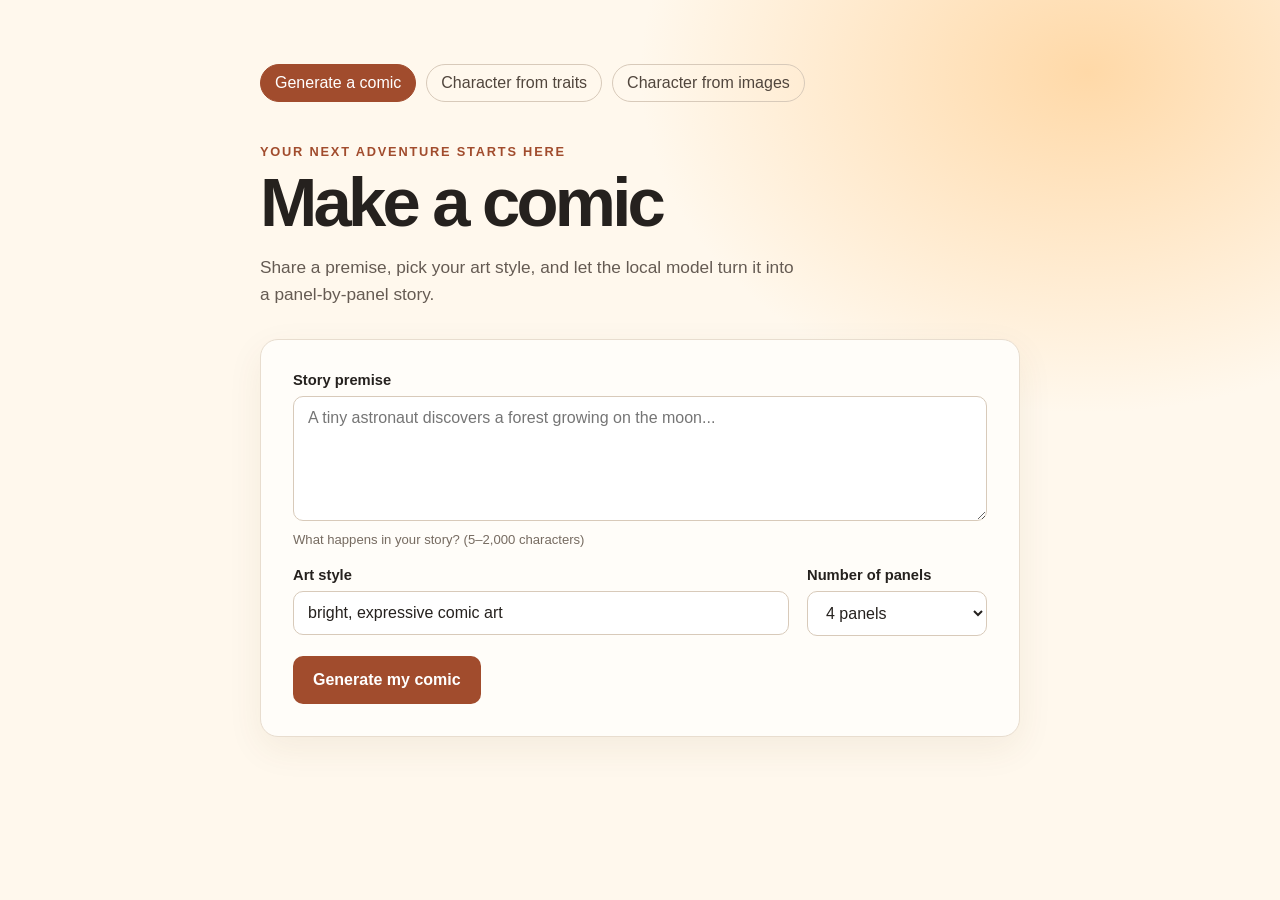
<file: static/index.html>
<!doctype html>
<html lang="en">
  <head>
    <meta charset="utf-8">
    <meta name="viewport" content="width=device-width, initial-scale=1">
    <meta name="theme-color" content="#fff8ed">
    <title>Generate a Comic | Comic Book Generator</title>
    <link rel="stylesheet" href="/static/style.css">
    <script src="/static/script.js?v=20261010-3" defer></script>
  </head>
  <body>
    <main>
      <nav class="site-nav" aria-label="Main navigation">
        <a href="/" aria-current="page">Generate a comic</a>
        <a href="/character/traits">Character from traits</a>
        <a href="/character/examples">Character from images</a>
      </nav>
      <p class="eyebrow">Your next adventure starts here</p>
      <h1>Make a comic</h1>
      <p class="intro">Share a premise, pick your art style, and let the local model turn it into a panel-by-panel story.</p>

      <form id="comic-form">
        <div class="field">
          <label for="premise">Story premise</label>
          <textarea id="premise" name="premise" minlength="5" maxlength="2000" placeholder="A tiny astronaut discovers a forest growing on the moon..." required></textarea>
          <p class="field-hint">What happens in your story? (5–2,000 characters)</p>
        </div>

        <div class="form-row">
          <div class="field">
            <label for="style">Art style</label>
            <input id="style" name="style" value="bright, expressive comic art" maxlength="200" required>
          </div>
          <div class="field">
            <label for="panel-count">Number of panels</label>
            <select id="panel-count" name="panel_count">
              <option value="1">1 panel</option>
              <option value="2">2 panels</option>
              <option value="3">3 panels</option>
              <option value="4" selected>4 panels</option>
              <option value="5">5 panels</option>
              <option value="6">6 panels</option>
              <option value="7">7 panels</option>
              <option value="8">8 panels</option>
              <option value="9">9 panels</option>
              <option value="10">10 panels</option>
              <option value="11">11 panels</option>
              <option value="12">12 panels</option>
            </select>
          </div>
        </div>
        <button id="submit-button" type="submit">
          <span id="button-label">Generate my comic</span>
        </button>
      </form>

      <section id="result" aria-live="polite" aria-busy="false">
        <p id="status" role="status"></p>
        <div id="comic" hidden></div>
      </section>
    </main>

  </body>
</html>
</file>
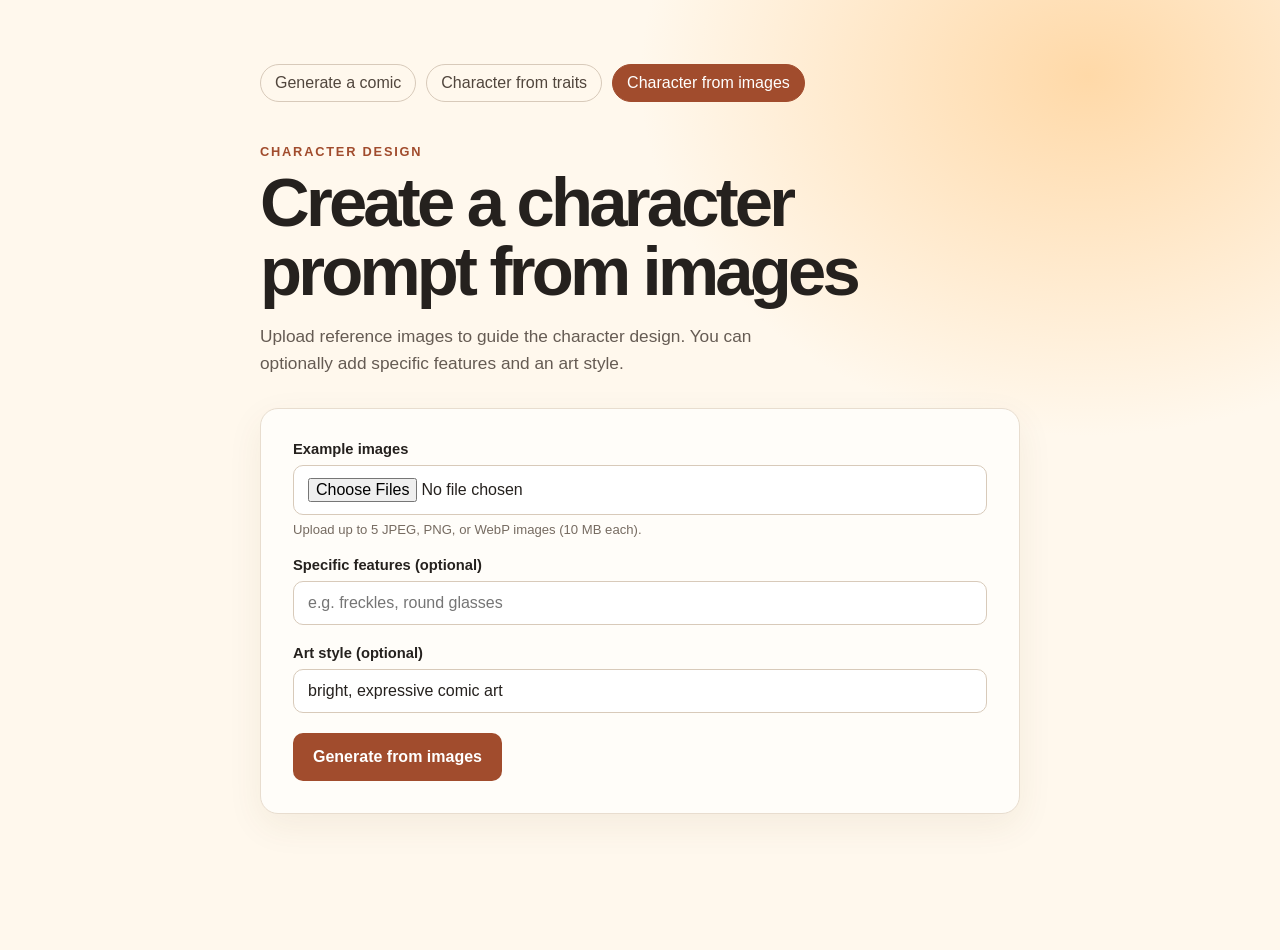
<file: static/character-examples.html>
<!doctype html>
<html lang="en">
  <head>
    <meta charset="utf-8">
    <meta name="viewport" content="width=device-width, initial-scale=1">
    <meta name="theme-color" content="#fff8ed">
    <title>Character from Images | Comic Book Generator</title>
    <link rel="stylesheet" href="/static/style.css">
    <script src="/static/script.js?v=20261010-4" defer></script>
  </head>
  <body>
    <main>
      <nav class="site-nav" aria-label="Main navigation">
        <a href="/">Generate a comic</a>
        <a href="/character/traits">Character from traits</a>
        <a href="/character/examples" aria-current="page">Character from images</a>
      </nav>
      <p class="eyebrow">Character design</p>
      <h1>Create a character prompt from images</h1>
      <p class="intro">Upload reference images to guide the character design. You can optionally add specific features and an art style.</p>

      <form id="character-examples-form">
        <div class="field">
          <label for="example-images">Example images</label>
          <input id="example-images" name="example_images" type="file" accept="image/jpeg,image/png,image/webp" multiple required>
          <p class="field-hint">Upload up to 5 JPEG, PNG, or WebP images (10 MB each).</p>
        </div>
        <div class="field">
          <label for="example-specific-features">Specific features (optional)</label>
          <input id="example-specific-features" name="specific_features" maxlength="500" placeholder="e.g. freckles, round glasses">
        </div>
        <div class="field">
          <label for="example-style">Art style (optional)</label>
          <input id="example-style" name="style" value="bright, expressive comic art" maxlength="200">
        </div>
        <button id="examples-submit-button" type="submit">
          <span id="examples-button-label">Generate from images</span>
        </button>
      </form>

      <section id="character-result" aria-live="polite" aria-busy="false">
        <p id="character-status" role="status"></p>
        <article id="character-prompt-card" class="comic-card" hidden>
          <h2>Character image prompt</h2>
          <textarea id="character-prompt-output" aria-label="Editable character image prompt"></textarea>
        </article>
      </section>
    </main>
  </body>
</html>
</file>
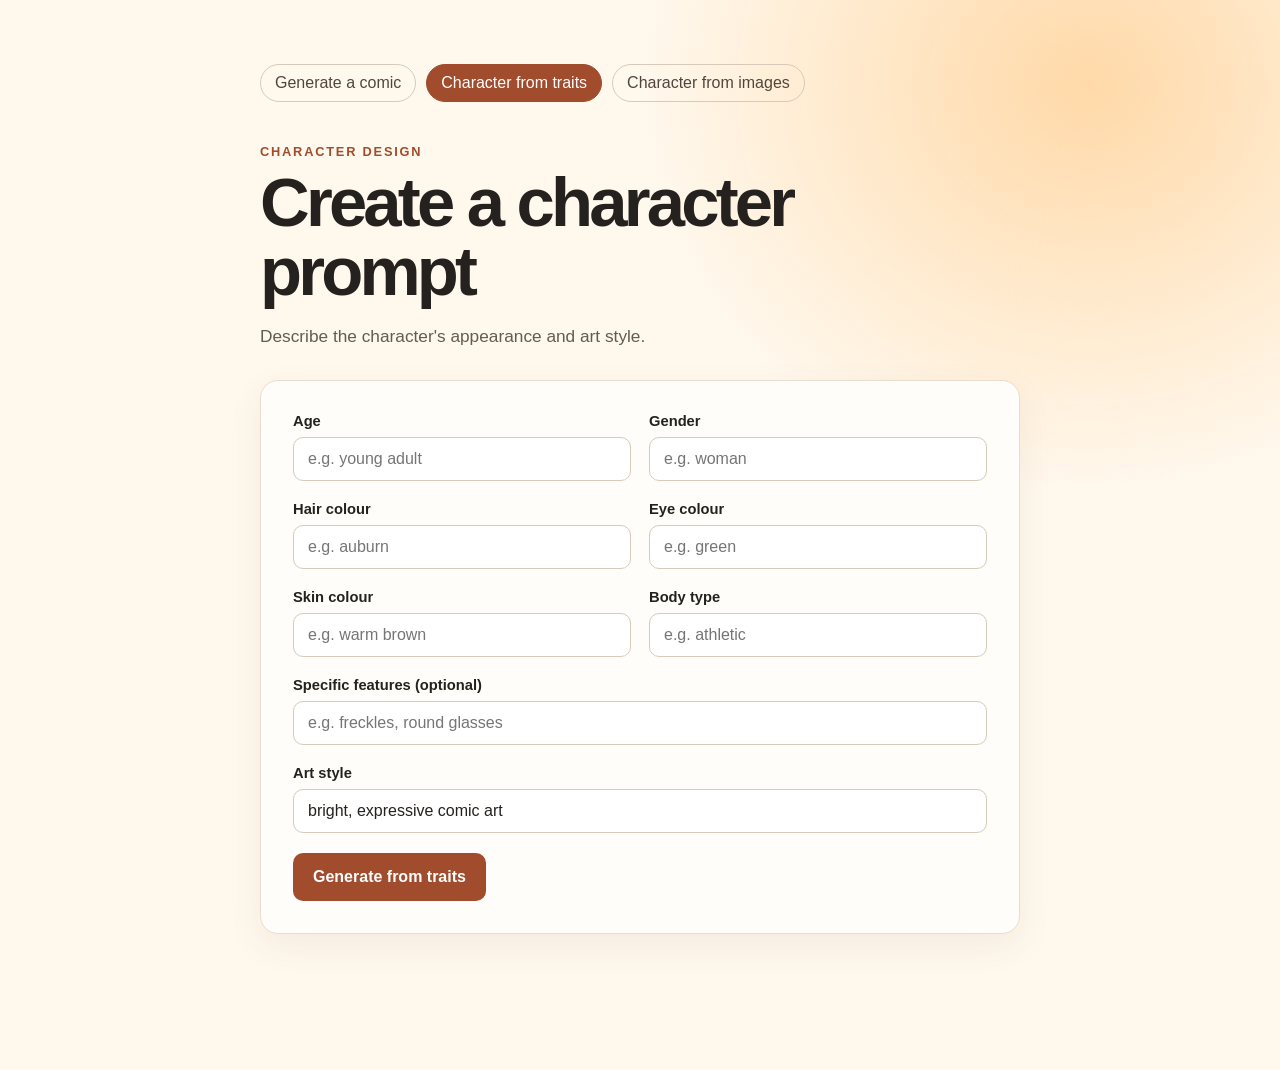
<file: static/character-traits.html>
<!doctype html>
<html lang="en">
  <head>
    <meta charset="utf-8">
    <meta name="viewport" content="width=device-width, initial-scale=1">
    <meta name="theme-color" content="#fff8ed">
    <title>Character from Traits | Comic Book Generator</title>
    <link rel="stylesheet" href="/static/style.css">
    <script src="/static/script.js?v=20261010-4" defer></script>
  </head>
  <body>
    <main>
      <nav class="site-nav" aria-label="Main navigation">
        <a href="/">Generate a comic</a>
        <a href="/character/traits" aria-current="page">Character from traits</a>
        <a href="/character/examples">Character from images</a>
      </nav>
      <p class="eyebrow">Character design</p>
      <h1>Create a character prompt</h1>
      <p class="intro">Describe the character's appearance and art style.</p>

      <form id="character-form">
        <div class="character-fields">
          <div class="field">
            <label for="character-age">Age</label>
            <input id="character-age" name="age" maxlength="100" placeholder="e.g. young adult" required>
          </div>
          <div class="field">
            <label for="character-gender">Gender</label>
            <input id="character-gender" name="gender" maxlength="100" placeholder="e.g. woman" required>
          </div>
          <div class="field">
            <label for="character-hair-colour">Hair colour</label>
            <input id="character-hair-colour" name="hair_colour" maxlength="100" placeholder="e.g. auburn" required>
          </div>
          <div class="field">
            <label for="character-eye-colour">Eye colour</label>
            <input id="character-eye-colour" name="eye_colour" maxlength="100" placeholder="e.g. green" required>
          </div>
          <div class="field">
            <label for="character-skin-colour">Skin colour</label>
            <input id="character-skin-colour" name="skin_colour" maxlength="100" placeholder="e.g. warm brown" required>
          </div>
          <div class="field">
            <label for="character-body-type">Body type</label>
            <input id="character-body-type" name="body_type" maxlength="100" placeholder="e.g. athletic" required>
          </div>
        </div>
        <div class="field">
          <label for="character-specific-features">Specific features (optional)</label>
          <input id="character-specific-features" name="specific_features" maxlength="500" placeholder="e.g. freckles, round glasses">
        </div>
        <div class="field">
          <label for="character-style">Art style</label>
          <input id="character-style" name="style" value="bright, expressive comic art" maxlength="200">
        </div>
        <button id="character-submit-button" type="submit">
          <span id="character-button-label">Generate from traits</span>
        </button>
      </form>

      <section id="character-result" aria-live="polite" aria-busy="false">
        <p id="character-status" role="status"></p>
        <article id="character-prompt-card" class="comic-card" hidden>
          <h2>Character image prompt</h2>
          <textarea id="character-prompt-output" aria-label="Editable character image prompt"></textarea>
        </article>
      </section>
    </main>
  </body>
</html>
</file>
<file: static/style.css>
:root {
  color-scheme: light;
  font-family: "Segoe UI", sans-serif;
  color: #25211e;
  background: #fff8ed;
  font-synthesis: none;
  text-rendering: optimizeLegibility;
}

* { box-sizing: border-box; }

body {
  margin: 0;
  min-height: 100vh;
  background:
    radial-gradient(ellipse at 85% 8%, #ffd9a8 0, transparent 28rem),
    #fff8ed;
}

main {
  width: min(760px, calc(100% - 32px));
  margin: 0 auto;
  padding: 64px 0 80px;
}

.site-nav {
  display: flex;
  flex-wrap: wrap;
  gap: 10px;
  margin-bottom: 42px;
}

.site-nav a {
  border: 1px solid #d8caba;
  border-radius: 999px;
  padding: 9px 14px;
  color: #51463d;
  text-decoration: none;
}

.site-nav a:hover,
.site-nav a[aria-current="page"] {
  border-color: #a14c2d;
  background: #a14c2d;
  color: white;
}

.eyebrow {
  margin: 0 0 10px;
  color: #a14c2d;
  font-size: 0.8rem;
  font-weight: 800;
  letter-spacing: 0.14em;
  text-transform: uppercase;
}

h1 {
  margin: 0;
  font-size: clamp(2.4rem, 8vw, 4.3rem);
  line-height: 1;
  letter-spacing: -0.055em;
}

.intro {
  max-width: 540px;
  margin: 16px 0 30px;
  color: #655b53;
  font-size: 1.08rem;
  line-height: 1.6;
}

h2 { margin: 42px 0 0; }

form, .comic-card {
  border: 1px solid #e8ddcf;
  border-radius: 18px;
  background: #fffdf9;
  box-shadow: 0 12px 36px #68421b12;
}

form { padding: clamp(20px, 5vw, 32px); }

.field { margin-bottom: 20px; }

label {
  display: block;
  margin-bottom: 8px;
  font-size: 0.92rem;
  font-weight: 700;
}

textarea, input, select {
  width: 100%;
  border: 1px solid #d8caba;
  border-radius: 10px;
  padding: 12px 14px;
  background: white;
  color: inherit;
  font: inherit;
}

textarea { min-height: 125px; resize: vertical; }
input:focus, textarea:focus, select:focus {
  outline: 3px solid #eea65c66;
  border-color: #a14c2d;
}

.field-hint {
  margin: 7px 0 0;
  color: #766b61;
  font-size: 0.82rem;
}

.character-fields {
  display: grid;
  grid-template-columns: repeat(2, minmax(0, 1fr));
  gap: 0 18px;
}

.form-row {
  display: grid;
  grid-template-columns: minmax(0, 1fr) 180px;
  gap: 18px;
}

button {
  display: inline-flex;
  align-items: center;
  justify-content: center;
  gap: 10px;
  min-height: 48px;
  border: 0;
  border-radius: 10px;
  padding: 0 20px;
  background: #a14c2d;
  color: white;
  font: inherit;
  font-weight: 750;
  cursor: pointer;
}

button:hover { background: #843c24; }
button:disabled { cursor: wait; opacity: 0.7; }

#result { margin-top: 34px; }
#status { min-height: 1.5em; color: #655b53; }
#status.error { color: #a32323; }
#character-status { min-height: 1.5em; color: #655b53; }
#character-status.error { color: #a32323; }
#comic[hidden] { display: none; }
#character-prompt-card[hidden] { display: none; }
.comic-heading { margin: 26px 0 18px; }
.comic-heading h2 { margin: 0 0 8px; font-size: 1.8rem; }
.comic-meta { margin: 0; color: #766b61; font-size: 0.9rem; }
.panels { display: grid; gap: 14px; }

.comic-card { padding: 20px; }
.comic-card h3 {
  margin: 0 0 12px;
  color: #a14c2d;
  font-size: 0.82rem;
  letter-spacing: 0.1em;
  text-transform: uppercase;
}
.comic-card p { margin: 0 0 12px; line-height: 1.55; }
.comic-card p:last-child { margin-bottom: 0; }
.comic-card strong { color: #51463d; }

@media (max-width: 560px) {
  main { padding-top: 42px; }
  .form-row { grid-template-columns: 1fr; gap: 0; }
  .character-fields { grid-template-columns: 1fr; gap: 0; }
  form button { width: 100%; }
}
</file>
